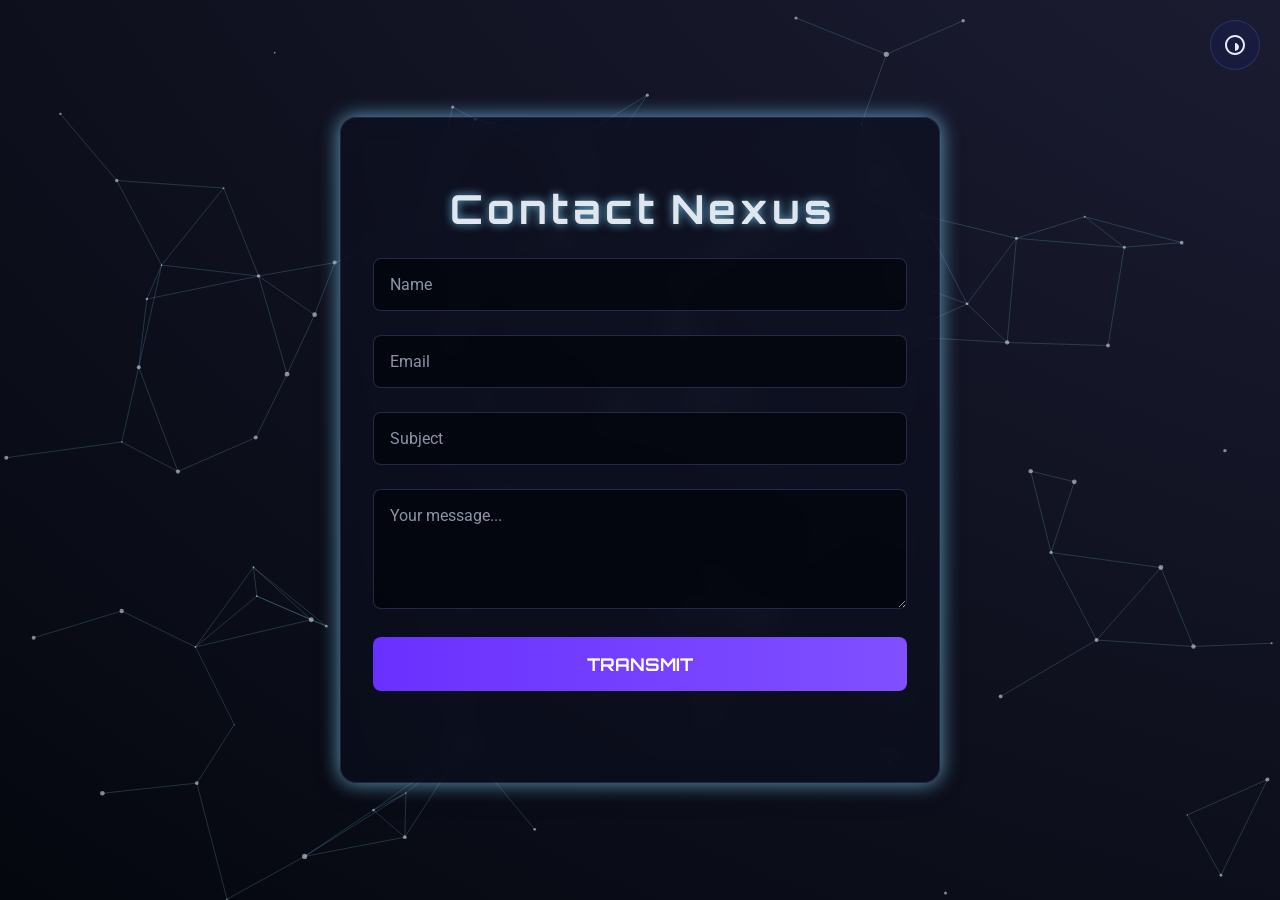
<file: contact/index.html>
<!DOCTYPE html>
<html lang="en">
<head>
    <meta charset="UTF-8">
    <meta name="viewport" content="width=device-width, initial-scale=1.0">
    <title>Contact Nexus</title>
    
    <script>
        (function() {
            const savedTheme = localStorage.getItem('theme') || 'theme-lucid-blue';
            document.documentElement.classList.add(savedTheme);
        })();
    </script>

    <link rel="preconnect" href="https://fonts.googleapis.com/">
    <link rel="preconnect" href="https://fonts.gstatic.com/" crossorigin>
    <link href="https://fonts.googleapis.com/css2?family=Orbitron:wght@400;700&amp;family=Roboto:wght@300;400&amp;family=Share+Tech+Mono&amp;display=swap" rel="stylesheet">
    <link rel="stylesheet" href="../static/css/contact-style.css">
</head>
<body>

    <div class="theme-selector-container">
        <button class="theme-toggle" id="theme-toggle-btn" aria-label="Open theme selector" aria-expanded="false">
            <svg class="icon-theme" xmlns="http://www.w3.org/2000/svg" viewBox="0 0 24 24" fill="currentColor">
                <path d="M12 22C6.47715 22 2 17.5228 2 12C2 6.47715 6.47715 2 12 2C17.5228 2 22 6.47715 22 12C22 17.5228 17.5228 22 12 22ZM12 20C16.4183 20 20 16.4183 20 12C20 7.58172 16.4183 4 12 4C7.58172 4 4 7.58172 4 12C4 16.4183 7.58172 20 12 20ZM12 18C13.0609 18 14.0783 17.5786 14.8284 16.8284C15.5786 16.0783 16 15.0609 16 14C16 11.7909 14.2091 10 12 10V18Z"></path>
            </svg>
        </button>
        <div class="theme-options" id="theme-options-menu" role="menu">
            <button class="theme-option-btn" role="menuitem" data-theme="theme-lucid-blue">
                <span class="theme-swatch" style="background: linear-gradient(to bottom, #ffffff, #bbdefb);"></span>
                Lucid Blue
            </button>
            <button class="theme-option-btn" role="menuitem" data-theme="theme-metallic-sky">
                <span class="theme-swatch" style="background-color: #111827;"></span>
                Metallic Sky
            </button>
        </div>
    </div>

    <div id="contact-nexus">
        <canvas id="constellation-canvas"></canvas>
        
        <main class="section-container">
            <div class="contact-form-container glass-panel">
                <h2>Contact Nexus</h2>
                <form id="contact-form">
                    <div class="form-group">
                        <input type="text" id="name" name="name" class="form-input" placeholder="Name" required aria-label="Full Name">
                    </div>
                    <div class="form-group">
                        <input type="email" id="email" name="email" class="form-input" placeholder="Email" required aria-label="Email Address">
                    </div>
                    <div class="form-group">
                        <input type="text" id="subject" name="subject" class="form-input" placeholder="Subject" required aria-label="Subject">
                    </div>
                    <div class="form-group">
                        <textarea id="message" name="message" class="form-input" placeholder="Your message..." required aria-label="Message"></textarea>
                    </div>
                    <button type="submit" class="submit-btn">Transmit</button>
                    <p id="form-success-message">Response Submitted Successfully</p>
                </form>
            </div>
        </main>
    </div>

    <script src="../static/js/contact-script.js"></script>
</body>
</html>
</file>
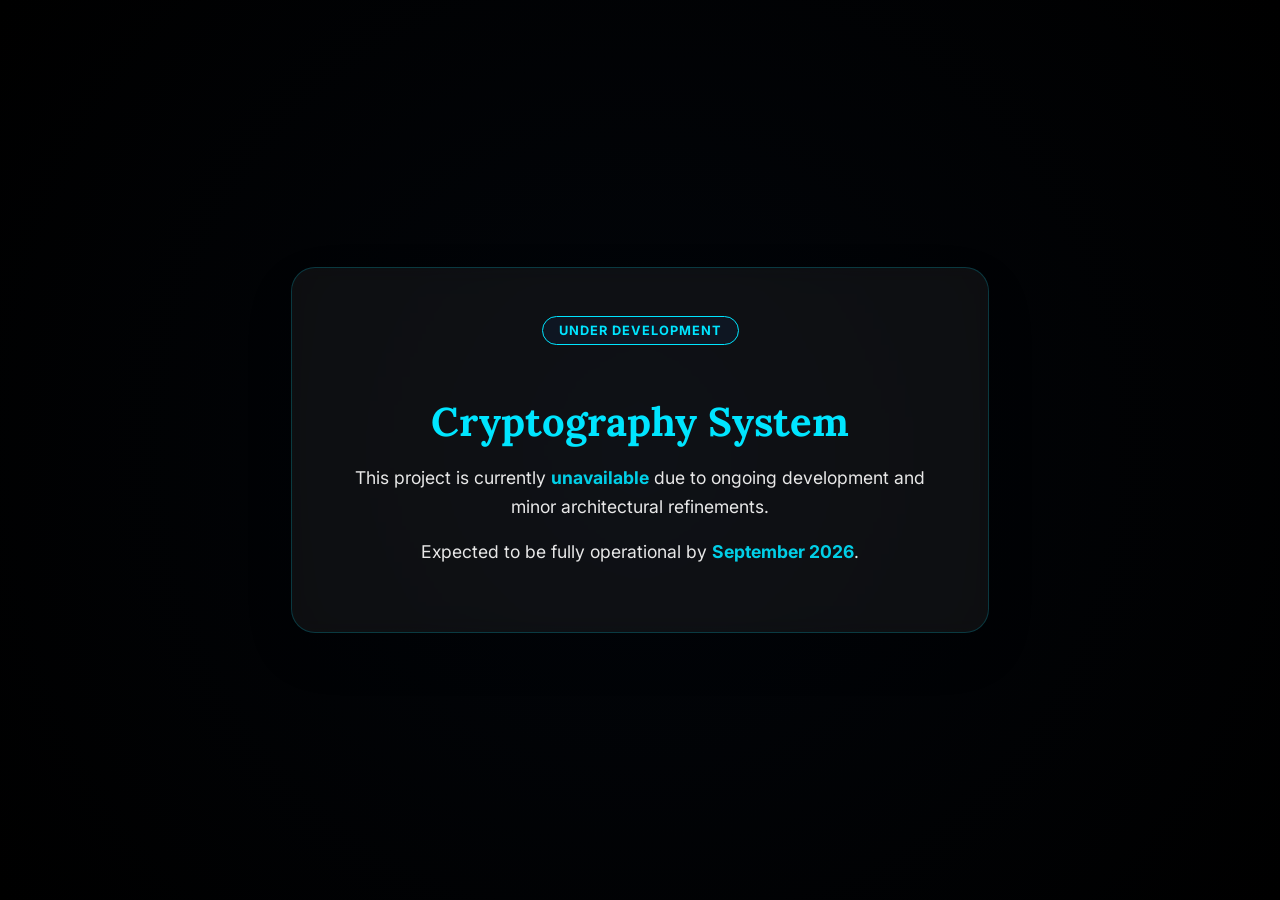
<file: static/cryptography/index.html>
<!DOCTYPE html>
<html lang="en">

<!-- Mirrored from 127.0.0.1:8000/static/cryptography/index.html by HTTrack Website Copier/3.x [XR&CO'2014], Tue, 17 Mar 2026 04:06:04 GMT -->
<head>
    <meta charset="UTF-8">
    <meta name="viewport" content="width=device-width, initial-scale=1.0">
    <title>Project Status | Cryptography System</title>
    
    <script>
        (function() {
            const savedTheme = localStorage.getItem('theme') || 'theme-lucid-blue';
            document.documentElement.classList.add(savedTheme);
        })();
    </script>

    <link rel="preconnect" href="https://fonts.googleapis.com/">
    <link rel="preconnect" href="https://fonts.gstatic.com/" crossorigin>
    <link href="https://fonts.googleapis.com/css2?family=Inter:wght@400;700&amp;family=Lora:wght@700&amp;display=swap" rel="stylesheet">
    
    <style>
        :root {
            --bg-gradient: linear-gradient(to bottom, #ffffff 0%, #bbdefb 100%);
            --text-main: #212121;
            --accent: #0d47a1;
            --card-bg: rgba(255, 255, 255, 0.6);
            --card-border: rgba(0, 0, 0, 0.1);
        }

        .theme-metallic-sky {
            --bg-gradient: radial-gradient(circle at center, #02050a 0%, #000000 100%);
            --text-main: #ffffff;
            --accent: #00e5ff;
            --card-bg: rgba(255, 255, 255, 0.05);
            --card-border: rgba(0, 229, 255, 0.2);
        }

        body {
            margin: 0;
            padding: 0;
            display: flex;
            justify-content: center;
            align-items: center;
            min-height: 100vh;
            background: var(--bg-gradient);
            color: var(--text-main);
            font-family: 'Inter', sans-serif;
            transition: background 0.4s ease;
            overflow: hidden;
        }

        .status-container {
            text-align: center;
            padding: 3rem;
            max-width: 600px;
            background: var(--card-bg);
            backdrop-filter: blur(10px);
            border: 1px solid var(--card-border);
            border-radius: 24px;
            box-shadow: 0 20px 50px rgba(0,0,0,0.1);
            margin: 20px;
            animation: slideUp 0.8s ease-out;
        }

        @keyframes slideUp {
            from { opacity: 0; transform: translateY(30px); }
            to { opacity: 1; transform: translateY(0); }
        }

        h1 {
            font-family: 'Lora', serif;
            font-size: 2.5rem;
            margin-bottom: 1rem;
            color: var(--accent);
        }

        .status-badge {
            display: inline-block;
            padding: 6px 16px;
            border-radius: 50px;
            background: rgba(13, 71, 161, 0.1);
            color: var(--accent);
            font-weight: 700;
            font-size: 0.8rem;
            text-transform: uppercase;
            letter-spacing: 1px;
            margin-bottom: 1.5rem;
            border: 1px solid var(--accent);
        }

        p {
            font-size: 1.1rem;
            line-height: 1.6;
            opacity: 0.9;
        }

        .date-highlight {
            font-weight: 700;
            color: var(--accent);
        }

        .action-buttons {
            margin-top: 2rem;
            display: none; /* Managed by Heartbeat JS */
            justify-content: center;
        }

        .back-link {
            display: inline-block;
            text-decoration: none;
            color: var(--text-main);
            font-weight: 700;
            text-transform: uppercase;
            font-size: 0.9rem;
            letter-spacing: 1px;
            border-bottom: 2px solid var(--accent);
            padding-bottom: 4px;
            transition: all 0.3s ease;
            cursor: pointer;
        }

        .back-link:hover {
            letter-spacing: 2px;
            text-shadow: 0 0 8px var(--accent);
        }
    </style>
</head>
<body>

    <div class="status-container">
        <div class="status-badge">Under Development</div>
        <h1>Cryptography System</h1>
        <p>
            This project is currently <span class="date-highlight">unavailable</span> due to ongoing development and minor architectural refinements.
        </p>
        <p>
            Expected to be fully operational by <span class="date-highlight">September 2026</span>.
        </p>
        
        <div class="action-buttons">
            <a href="javascript:void(0)" id="back-to-portfolio" class="back-link">← Return to Portfolio</a>
        </div>
    </div>

    <script>
        document.addEventListener('DOMContentLoaded', () => {
            const backBtnContainer = document.querySelector('.action-buttons');
            const syncChannel = new BroadcastChannel('portfolio_sync');
            let lastHeartbeat = Date.now();

            // 1. Monitor Heartbeats from the main tab
            syncChannel.onmessage = (event) => {
                if (event.data === 'PORTFOLIO_IS_OPEN') {
                    lastHeartbeat = Date.now();
                    if (backBtnContainer) backBtnContainer.style.display = 'none';
                }
            };

            // 2. Request initial status
            syncChannel.postMessage('ARE_YOU_OPEN');

            // 3. Smart Visibility Toggle
            setInterval(() => {
                if (Date.now() - lastHeartbeat > 2000) {
                    if (backBtnContainer) {
                        backBtnContainer.style.display = 'flex';
                        const backLink = document.getElementById('back-to-portfolio');
                        if (backLink) backLink.setAttribute('href', '../../index.html');
                    }
                }
            }, 1000);

            // 4. Focus Request Handler for the button
            const backLink = document.getElementById('back-to-portfolio');
            if (backLink) {
                backLink.addEventListener('click', (e) => {
                    // If we've detected the heartbeat recently, request focus instead of redirect
                    if (Date.now() - lastHeartbeat < 2000) {
                        e.preventDefault();
                        syncChannel.postMessage('REQUEST_FOCUS');
                    }
                });
            }
        });
    </script>
</body>

<!-- Mirrored from 127.0.0.1:8000/static/cryptography/index.html by HTTrack Website Copier/3.x [XR&CO'2014], Tue, 17 Mar 2026 04:06:04 GMT -->
</html>
</file>
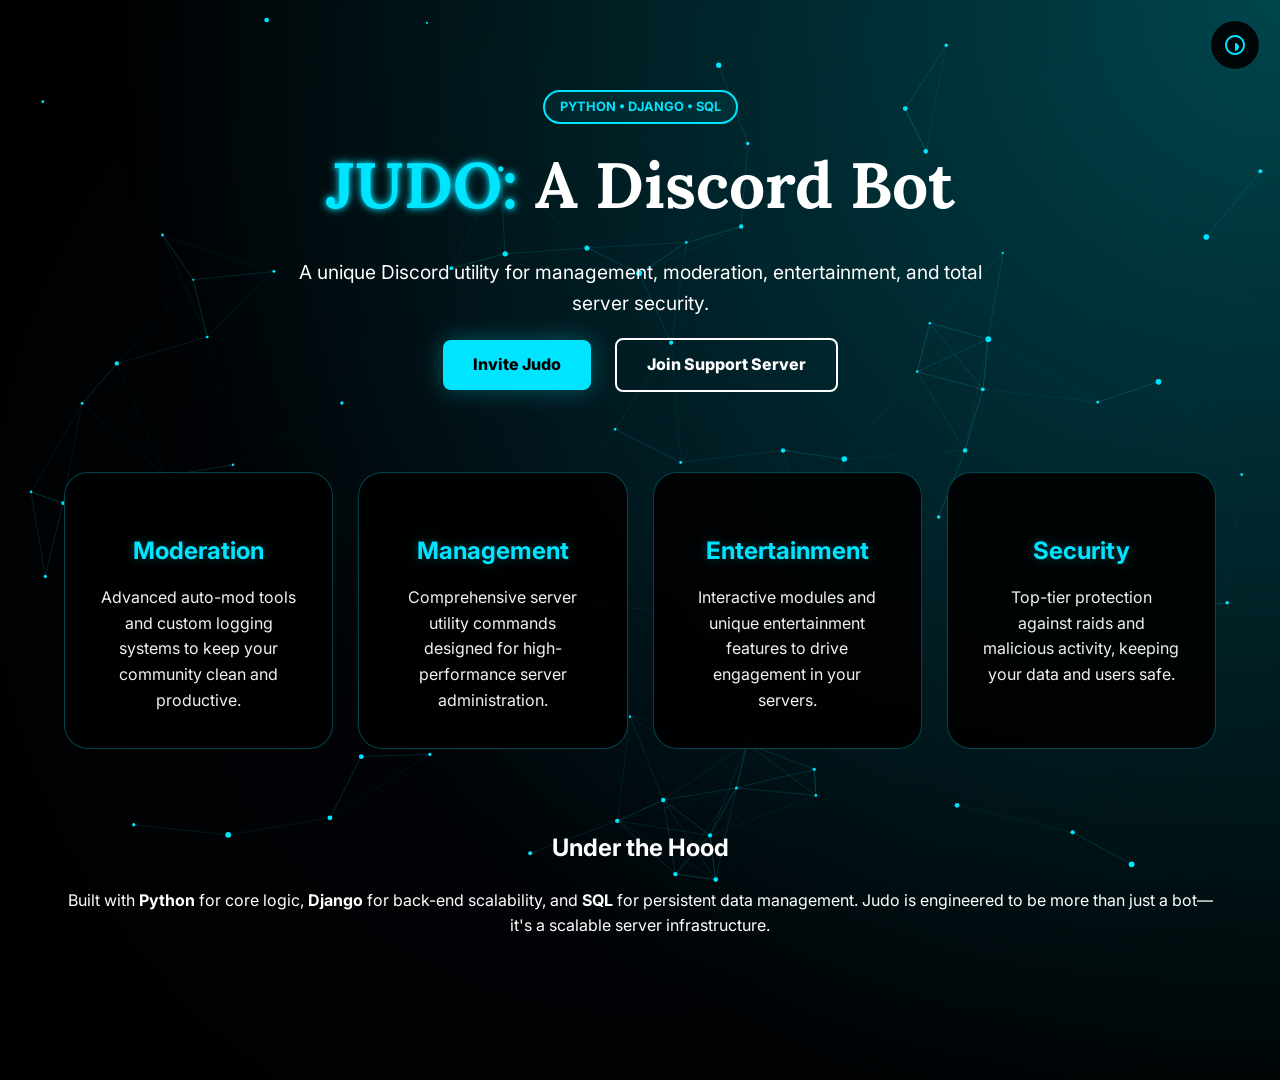
<file: static/judo/index.html>
<!DOCTYPE html>
<html lang="en">
<head>
    <meta charset="UTF-8">
    <meta name="viewport" content="width=device-width, initial-scale=1.0">
    <title>Judo Bot | Project Showcase</title>
    
    <script>
        (function() {
            const savedTheme = localStorage.getItem('theme') || 'theme-lucid-blue';
            document.documentElement.classList.add(savedTheme);
        })();
    </script>

    <link rel="preconnect" href="https://fonts.googleapis.com/">
    <link rel="preconnect" href="https://fonts.gstatic.com/" crossorigin>
    <link href="https://fonts.googleapis.com/css2?family=Inter:wght@400;700&amp;family=Lora:wght@700&amp;display=swap" rel="stylesheet">
    <link rel="stylesheet" href="/static/judo/style.css" />
    <style>
        /* Ensures the background canvas stays behind the content */
        #judo-background-canvas {
            position: fixed;
            top: 0;
            left: 0;
            width: 100%;
            height: 100%;
            z-index: -1;
            pointer-events: none;
        }
    </style>
</head>
<body class="judo-page">

    <canvas id="judo-background-canvas"></canvas>

    <div class="theme-selector-container">
        <button class="theme-toggle" id="theme-toggle-btn" aria-label="Open theme selector" aria-expanded="false">
            <svg class="icon-theme" xmlns="http://www.w3.org/2000/svg" viewBox="0 0 24 24" fill="currentColor">
                <path d="M12 22C6.47715 22 2 17.5228 2 12C2 6.47715 6.47715 2 12 2C17.5228 2 22 6.47715 22 12C22 17.5228 17.5228 22 12 22ZM12 20C16.4183 20 20 16.4183 20 12C20 7.58172 16.4183 4 12 4C7.58172 4 4 7.58172 4 12C4 16.4183 7.58172 20 12 20ZM12 18C13.0609 18 14.0783 17.5786 14.8284 16.8284C15.5786 16.0783 16 15.0609 16 14C16 11.7909 14.2091 10 12 10V18Z"></path>
            </svg>
        </button>
        <div class="theme-options" id="theme-options-menu" role="menu">
    <button class="theme-option-btn" role="menuitem" data-theme="theme-lucid-blue">
        <span class="theme-swatch" style="background: linear-gradient(to bottom, #ffffff, #bbdefb);"></span>
        Lucid Blue
    </button>
    <button class="theme-option-btn" role="menuitem" data-theme="theme-metallic-sky">
        <span class="theme-swatch" style="background-color: #111827;"></span>
        Metallic Sky
    </button>
</div>
    </div>

    <div id="judo-hero">
        <div class="judo-container">
            <header class="judo-header">
                <div class="judo-badge">PYTHON • DJANGO • SQL</div>
                <h1>
                    <span class="judo-title-main">JUDO:</span> 
                    <span class="judo-title-sub">A Discord Bot</span>
                </h1>   
                <p class="judo-subtitle">A unique Discord utility for management, moderation, entertainment, and total server security.</p>
                
                <div class="judo-actions">
                    <a href="https://discord.com/oauth2/authorize?client_id=1399230366039937104&amp;permissions=8&amp;integration_type=0&amp;scope=bot" class="judo-btn primary" target="_blank">Invite Judo</a>
                    <a href="https://discord.com/invite/3xuEjk8ybQ" class="judo-btn secondary" target="_blank" rel="noopener noreferrer">Join Support Server</a>
                </div>
            </header>

            <section class="judo-features">
                <div class="feature-grid">
                    <div class="feature-box">
                        <h3>Moderation</h3>
                        <p>Advanced auto-mod tools and custom logging systems to keep your community clean and productive.</p>
                    </div>
                    <div class="feature-box">
                        <h3>Management</h3>
                        <p>Comprehensive server utility commands designed for high-performance server administration.</p>
                    </div>
                    <div class="feature-box">
                        <h3>Entertainment</h3>
                        <p>Interactive modules and unique entertainment features to drive engagement in your servers.</p>
                    </div>
                    <div class="feature-box">
                        <h3>Security</h3>
                        <p>Top-tier protection against raids and malicious activity, keeping your data and users safe.</p>
                    </div>
                </div>
            </section>

            <section class="judo-tech-stack">
                <h2 class="section-title">Under the Hood</h2>
                <p class="bio-text">
                    Built with <strong>Python</strong> for core logic, <strong>Django</strong> for back-end scalability, and <strong>SQL</strong> for persistent data management. Judo is engineered to be more than just a bot—it's a scalable server infrastructure.
                </p>
                <div class="action-buttons">
                    <a href="javascript:void(0)" id="back-to-portfolio" class="back-home-btn">← Back to Portfolio</a>
                </div>
            </section>
        </div>
    </div>

    <script>
        document.addEventListener('DOMContentLoaded', () => {
            const themeToggleButton = document.getElementById('theme-toggle-btn');
            const themeOptionsMenu = document.getElementById('theme-options-menu');
            const themeOptionButtons = document.querySelectorAll('.theme-option-btn');
            
            // --- SMART TAB & HEARTBEAT LOGIC ---
            const backBtnContainer = document.querySelector('.action-buttons');
            const syncChannel = new BroadcastChannel('portfolio_sync');
            let lastHeartbeat = Date.now();

            // 1. Initially hide the button for a cleaner UX
            if (backBtnContainer) backBtnContainer.style.display = 'none';

            // 2. Listen for messages from the main Portfolio tab
            syncChannel.onmessage = (event) => {
                if (event.data === 'PORTFOLIO_IS_OPEN') {
                    lastHeartbeat = Date.now();
                    // If main tab exists, hide this button
                    if (backBtnContainer) backBtnContainer.style.display = 'none';
                }
            };

            // 3. Monitor heartbeat: if main tab is closed, show button after 2 seconds
            setInterval(() => {
                if (Date.now() - lastHeartbeat > 2000) {
                    if (backBtnContainer) {
                        backBtnContainer.style.display = 'flex';
                        // Ensure the link leads to the root portfolio path
                        const backLink = document.getElementById('back-to-portfolio');
                        if (backLink) backLink.setAttribute('href', '../../index.html');
                    }
                }
            }, 1000);

            // 4. Initial shout-out to see if main tab is already there
            syncChannel.postMessage('ARE_YOU_OPEN');

            // --- Constellation Canvas Background Logic ---
            const canvas = document.getElementById('judo-background-canvas');
            const ctx = canvas.getContext('2d');
            let particles = [];
            let animationFrameId;

            const getThemeColor = (variable) => getComputedStyle(document.body).getPropertyValue(variable).trim();

            class Particle {
                constructor(x, y, size, color) {
                    this.x = x; this.y = y; this.size = size; this.color = color;
                    this.vx = (Math.random() - 0.5) * 0.5;
                    this.vy = (Math.random() - 0.5) * 0.5;
                }
                draw() {
                    ctx.beginPath();
                    ctx.arc(this.x, this.y, this.size, 0, Math.PI * 2);
                    ctx.fillStyle = this.color;
                    ctx.fill();
                }
                update() {
                    this.x += this.vx; this.y += this.vy;
                    if (this.x < 0 || this.x > canvas.width) this.vx *= -1;
                    if (this.y < 0 || this.y > canvas.height) this.vy *= -1;
                    this.draw();
                }
            }

            function initCanvas() {
                canvas.width = window.innerWidth;
                canvas.height = window.innerHeight;
                particles = [];
                const particleColor = getThemeColor('--judo-accent');
                const numberOfParticles = (canvas.width * canvas.height) / 15000;
                for (let i = 0; i < numberOfParticles; i++) {
                    const size = Math.random() * 2 + 1;
                    const x = Math.random() * canvas.width;
                    const y = Math.random() * canvas.height;
                    particles.push(new Particle(x, y, size, particleColor));
                }
            }

            function connectParticles() {
                const lineColor = getThemeColor('--judo-glow');
                for (let a = 0; a < particles.length; a++) {
                    for (let b = a + 1; b < particles.length; b++) {
                        const dx = particles[a].x - particles[b].x;
                        const dy = particles[a].y - particles[b].y;
                        const distance = Math.sqrt(dx * dx + dy * dy);
                        if (distance < 150) {
                            ctx.strokeStyle = lineColor;
                            ctx.lineWidth = 1 - (distance / 150);
                            ctx.beginPath();
                            ctx.moveTo(particles[a].x, particles[a].y);
                            ctx.lineTo(particles[b].x, particles[b].y);
                            ctx.stroke();
                        }
                    }
                }
            }

            function animate() {
                ctx.clearRect(0, 0, canvas.width, canvas.height);
                connectParticles();
                particles.forEach(p => p.update());
                animationFrameId = requestAnimationFrame(animate);
            }

            function startAnimation() {
                if (animationFrameId) cancelAnimationFrame(animationFrameId);
                initCanvas();
                animate();
            }

            // --- Theme Switcher Logic ---
            function applyTheme(themeName) {
                document.body.classList.remove('theme-lucid-blue', 'theme-metallic-sky');
                document.documentElement.classList.remove('theme-lucid-blue', 'theme-metallic-sky');
                document.body.classList.add(themeName);
                document.documentElement.classList.add(themeName);
                localStorage.setItem('theme', themeName);
                setTimeout(startAnimation, 100);
            }

            themeToggleButton.addEventListener('click', (e) => {
                e.stopPropagation();
                const isVisible = themeOptionsMenu.classList.contains('visible');
                themeOptionsMenu.classList.toggle('visible');
                themeToggleButton.setAttribute('aria-expanded', !isVisible);
            });

            themeOptionButtons.forEach(button => {
                button.addEventListener('click', () => {
                    const selectedTheme = button.dataset.theme;
                    applyTheme(selectedTheme);
                    themeOptionsMenu.classList.remove('visible');
                    themeToggleButton.setAttribute('aria-expanded', 'false');
                });
            });

            window.addEventListener('click', () => {
                themeOptionsMenu.classList.remove('visible');
                themeToggleButton.setAttribute('aria-expanded', 'false');
            });

            window.addEventListener('resize', startAnimation);

            const savedTheme = localStorage.getItem('theme') || 'theme-lucid-blue';
            applyTheme(savedTheme);
            startAnimation();
        });
    </script>
</body>

</html>
</file>
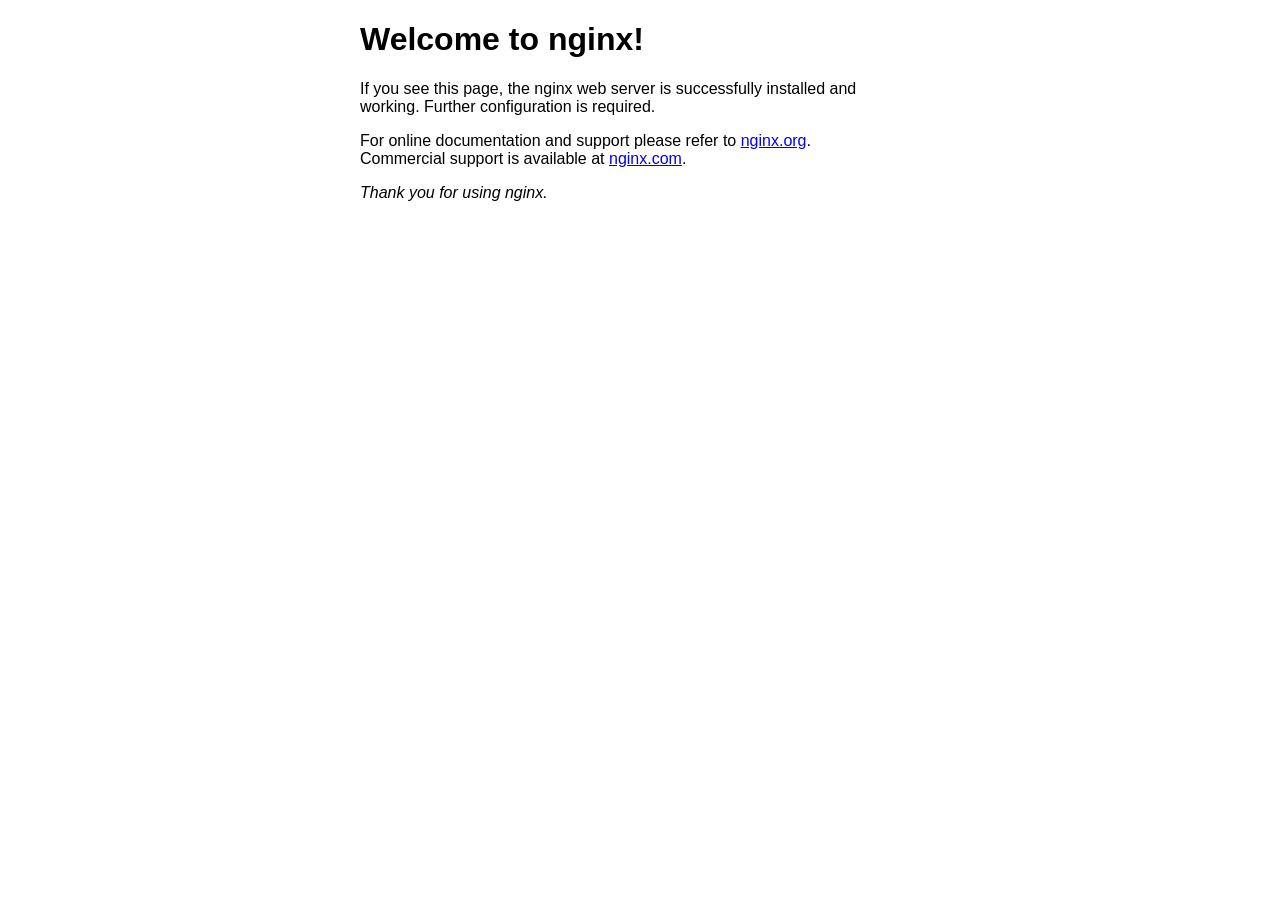
<file: index.nginx-debian.html>
<!DOCTYPE html>
<html>
<head>
<title>Welcome to nginx!</title>
<style>
html { color-scheme: light dark; }
body { width: 35em; margin: 0 auto;
font-family: Tahoma, Verdana, Arial, sans-serif; }
</style>
</head>
<body>
<h1>Welcome to nginx!</h1>
<p>If you see this page, the nginx web server is successfully installed and
working. Further configuration is required.</p>

<p>For online documentation and support please refer to
<a href="http://nginx.org/">nginx.org</a>.<br/>
Commercial support is available at
<a href="http://nginx.com/">nginx.com</a>.</p>

<p><em>Thank you for using nginx.</em></p>
</body>
</html>
</file>
<file: static/css/contact-style.css>
:root {
  /* -- LUCID BLUE (LIGHT THEME) DEFAULTS -- */
  --ease-out-cubic: cubic-bezier(0.215, 0.610, 0.355, 1);
  --ease-in-out-quad: cubic-bezier(0.455, 0.030, 0.515, 0.955);
  --bg-primary: #f5f7ff;
  --bg-gradient: radial-gradient(at top center, hsla(210, 100%, 90%, 0.4), transparent 50%),
               linear-gradient(160deg, hsla(270, 80%, 95%, 0.8) 0%, hsla(220, 90%, 95%, 0.8) 100%);
  --text-primary: #212121;
  --text-secondary: #5a5c7a;
  --glow-color: rgba(25, 118, 210, 0.5);
  --panel-bg: rgba(255, 255, 255, 0.6);
  --panel-border: rgba(200, 200, 255, 0.5);
  --input-bg: rgba(245, 247, 255, 0.9);
  --input-border: rgba(200, 200, 255, 0.7);
  --input-focus-border: #1976d2;
  --button-bg: linear-gradient(90deg, #1976d2, #0165FC);
  --button-hover-bg: linear-gradient(90deg, #0165FC, #1976d2);
  --particle-color: rgba(0, 0, 0, 0.5);
  --line-color: rgba(25, 118, 210, 0.25);
  /* Variables for the theme switcher */
  --color-tertiary: #ffffff;
  --color-card-bg: rgba(255, 255, 255, 0.5);
  --color-card-border: rgba(0, 0, 0, 0.1);
  --color-text-accent: #0d47a1;
}

body.theme-metallic-sky {
  /* -- METALLIC SKY (DARK THEME) OVERRIDES -- */
  --bg-primary: #02040a;
  --bg-gradient: radial-gradient(ellipse 80% 80% at 50% -20%, rgba(120, 119, 198, 0.3), rgba(255, 255, 255, 0));
  --text-primary: #e0e6f0;
  --text-secondary: #8a94a6;
  --glow-color: rgba(129, 212, 250, 0.8);
  --panel-bg: rgba(10, 15, 30, 0.5);
  --panel-border: rgba(120, 119, 198, 0.2);
  --input-bg: rgba(2, 4, 10, 0.7);
  --input-border: rgba(120, 119, 198, 0.3);
  --input-focus-border: #81d4fa;
  --button-bg: linear-gradient(90deg, #6a30ff, #8050ff);
  --button-hover-bg: linear-gradient(90deg, #8050ff, #6a30ff);
  --particle-color: rgba(255, 255, 255, 0.5);
  --line-color: rgba(129, 212, 250, 0.4);
  /* Variables for the theme switcher */
  --color-tertiary: #000000;
  --color-card-bg: rgba(26, 35, 126, 0.2);
  --color-card-border: rgba(92, 107, 192, 0.3);
  --color-text-accent: #e8eaf6;
}


/* --- Base Styles --- */
*, *::before, *::after { box-sizing: border-box; }

body {
    margin: 0;
    font-family: 'Roboto', sans-serif;
    background-color: var(--bg-primary);
    color: var(--text-primary);
    background-image: var(--bg-gradient);
    background-attachment: fixed;
    overflow-x: hidden;
    transition: background-color 0.5s ease, color 0.5s ease;
    background-size: 300% 300%;
    animation: animated-gradient 20s ease infinite;
}

#contact-nexus {
    perspective: 1500px;
}

#constellation-canvas {
    position: fixed;
    top: 0;
    left: 0;
    width: 100%;
    height: 100%;
    z-index: -1;
}

.glass-panel {
    background: var(--panel-bg);
    backdrop-filter: blur(12px);
    -webkit-backdrop-filter: blur(12px);
    border: 1px solid var(--panel-border);
    border-radius: 1rem;
    box-shadow: 0 8px 32px 0 rgba(0, 0, 0, 0.1), 0 0 20px var(--glow-color);
    transition: background 0.5s ease, border 0.5s ease, box-shadow 0.5s ease;
}

/* --- Animations --- */
@keyframes animated-gradient {
    0% { background-position: 0% 50%; }
    50% { background-position: 100% 50%; }
    100% { background-position: 0% 50%; }
}

@keyframes slide-fade-in {
    from { opacity: 0; transform: translateY(30px); }
    to { opacity: 1; transform: translateY(0); }
}

@keyframes container-enter {
    from {
        opacity: 0;
        transform: rotateX(-20deg) translateY(50px) scale(0.95);
    }
    to {
        opacity: 1;
        transform: rotateX(0) translateY(0) scale(1);
    }
}

@keyframes text-flicker-in-glow {
    0% { opacity: 0; text-shadow: none; }
    10% { opacity: 1; text-shadow: 0 0 10px var(--glow-color); }
    20% { opacity: 0.5; text-shadow: 0 0 5px var(--glow-color); }
    30% { opacity: 1; text-shadow: 0 0 20px var(--glow-color), 0 0 10px var(--glow-color); }
    40% { opacity: 0.3; text-shadow: none; }
    50% { opacity: 1; text-shadow: 0 0 15px var(--glow-color); }
    60% { opacity: 0.4; text-shadow: none; }
    70% { opacity: 1; text-shadow: 0 0 20px var(--glow-color); }
    80% { opacity: 0.5; text-shadow: 0 0 5px var(--glow-color); }
    90% { opacity: 1; text-shadow: 0 0 10px var(--glow-color); }
    100% { opacity: 1; text-shadow: 0 0 10px var(--glow-color); }
}

@keyframes border-glow {
    0% { box-shadow: 0 0 20px var(--glow-color), inset 0 0 10px var(--glow-color); }
    50% { box-shadow: 0 0 40px var(--glow-color), inset 0 0 20px var(--glow-color); }
    100% { box-shadow: 0 0 20px var(--glow-color), inset 0 0 10px var(--glow-color); }
}

.ripple {
    position: absolute;
    border-radius: 50%;
    background: rgba(255, 255, 255, 0.3);
    transform: scale(0);
    animation: ripple-effect 0.6s linear;
    pointer-events: none;
}

@keyframes ripple-effect {
    to { transform: scale(4); opacity: 0; }
}

@keyframes wipe-in {
    to {
        clip-path: inset(0 0 0 0);
    }
}

@keyframes shine-effect {
    0% { background-position: 200% center; }
    100% { background-position: -200% center; }
}

/* --- Layout & Components --- */
.section-container {
    min-height: 100vh;
    display: flex;
    flex-direction: column;
    align-items: center;
    justify-content: center;
    gap: 2rem;
    padding: 2rem;
}

.contact-form-container {
    width: 100%;
    max-width: 600px;
    padding: 2rem;
    animation: container-enter 1s var(--ease-out-cubic) 0.2s backwards;
    position: relative;
    z-index: 1;
}

.contact-form-container h2 {
    font-family: 'Orbitron', sans-serif;
    text-align: center;
    font-size: 2.5rem;
    margin-bottom: 1.5rem;
    color: var(--text-primary);
    text-shadow: 0 0 10px var(--glow-color);
    min-height: 48px;
}

.contact-form-container h2 .letter {
    display: inline-block;
    opacity: 0;
    animation: text-flicker-in-glow 1.5s var(--ease-out-cubic) forwards;
    padding: 0 2px;
}

.form-group {
    margin-bottom: 1.5rem;
    opacity: 0;
    animation: slide-fade-in 0.8s var(--ease-out-cubic) forwards;
}
.form-group:nth-child(1) { animation-delay: 0.8s; }
.form-group:nth-child(2) { animation-delay: 0.9s; }
.form-group:nth-child(3) { animation-delay: 1.0s; }
.form-group:nth-child(4) { animation-delay: 1.1s; }

.form-input {
    width: 100%;
    padding: 1rem;
    background: var(--input-bg);
    border: 1px solid var(--input-border);
    border-radius: 0.5rem;
    color: var(--text-primary);
    font-family: 'Roboto', sans-serif;
    font-size: 1rem;
    transition: border-color 0.3s ease, box-shadow 0.3s ease;
}
.form-input:focus {
    outline: none;
    border-color: var(--input-focus-border);
    box-shadow: 0 0 15px var(--glow-color);
    animation: border-glow 2s infinite;
}
.form-input::placeholder { color: var(--text-secondary); }
textarea.form-input { min-height: 120px; resize: vertical; }

.submit-btn {
    width: 100%;
    padding: 1rem;
    border: none;
    border-radius: 0.5rem;
    background: var(--button-bg);
    color: white;
    font-family: 'Orbitron', sans-serif;
    font-size: 1.1rem;
    font-weight: 700;
    text-transform: uppercase;
    cursor: pointer;
    transition: transform 0.3s ease, box-shadow 0.3s ease, opacity 0.3s ease, visibility 0.3s;
    position: relative;
    overflow: hidden;
    opacity: 1;
    animation: slide-fade-in 0.8s var(--ease-out-cubic) 1.2s forwards;
}

.submit-btn:hover {
    transform: translateY(-3px);
    box-shadow: 0 10px 20px rgba(0,0,0,0.2), 0 0 20px var(--glow-color);
}

body.theme-metallic-sky .submit-btn:hover {
    background: var(--button-hover-bg);
}


#form-success-message {
    font-family: 'Orbitron', sans-serif;
    font-size: 1.2rem;
    font-weight: 700;
    margin-top: 1rem;
    background: linear-gradient(90deg, var(--input-focus-border), #333, var(--input-focus-border));
    background-size: 200% 200%;
    color: transparent;
    background-clip: text;
    -webkit-background-clip: text;
    opacity: 0;
    visibility: hidden;
    clip-path: inset(0 100% 0 0);
    transition: opacity 0.5s ease, visibility 0.5s;
}

#form-success-message.visible {
    opacity: 1;
    visibility: visible;
    animation: wipe-in 0.8s var(--ease-out-cubic) forwards, shine-effect 2s linear infinite 0.8s;
}

body.theme-metallic-sky #form-success-message {
    background: linear-gradient(90deg, var(--input-focus-border), #fff, var(--input-focus-border));
    background-size: 200% 200%;
}

/* --- THEME SWITCHER STYLES (Copied from main page) --- */
.theme-selector-container {
    position: fixed;
    top: 20px;
    right: 20px;
    z-index: 1000;
}
.theme-toggle {
    background-color: var(--color-card-bg);
    border: 1px solid var(--color-card-border);
    width: 50px;
    height: 50px;
    border-radius: 50%;
    display: flex;
    justify-content: center;
    align-items: center;
    cursor: pointer;
    backdrop-filter: blur(5px);
    position: relative;
    z-index: 2;
    transition: transform 0.2s ease;
}
.theme-toggle:hover {
    transform: scale(1.1);
}
.theme-toggle svg {
    width: 24px;
    height: 24px;
    fill: var(--color-text-accent);
}
.theme-options {
    position: absolute;
    top: 60px;
    right: 0;
    width: 220px;
    background-color: var(--color-card-bg);
    border: 1px solid var(--color-card-border);
    border-radius: 12px;
    padding: 0.5rem;
    backdrop-filter: blur(10px);
    opacity: 0;
    transform: translateY(-10px) scale(0.95);
    pointer-events: none;
    transition: opacity 0.2s ease, transform 0.2s ease;
    z-index: 1;
    display: flex;
    flex-direction: column;
    gap: 0.25rem;
}
.theme-options.visible {
    opacity: 1;
    transform: translateY(0) scale(1);
    pointer-events: auto;
}
.theme-option-btn {
    background-color: transparent;
    border: none;
    color: var(--text-primary);
    padding: 0.75rem 1rem;
    border-radius: 8px;
    cursor: pointer;
    font-family: 'Inter', sans-serif;
    font-size: 1rem;
    text-align: left;
    display: flex;
    align-items: center;
    gap: 0.75rem;
    width: 100%;
    transition: background-color 0.2s ease;
}
.theme-option-btn:hover {
    background-color: rgba(0, 0, 0, 0.1);
}
body.theme-metallic-sky .theme-option-btn:hover {
    background-color: rgba(255, 255, 255, 0.1);
}
.theme-swatch {
    width: 20px;
    height: 20px;
    border-radius: 50%;
    border: 2px solid var(--color-card-border);
    flex-shrink: 0;
}


/* --- Media Queries --- */
@media (prefers-reduced-motion: reduce) {
    *, *::before, *::after {
        animation-duration: 0.01ms !important;
        animation-iteration-count: 1 !important;
        transition-duration: 0.01ms !important;
        scroll-behavior: auto !important;
    }
}
@media (max-width: 768px) {
    .section-container {
        padding: 1rem;
    }
    .contact-form-container h2 {
        font-size: 2.2rem;
    }
    .form-input::placeholder {
        font-size: 0.95rem;
    }
}
</file>
<file: static/judo/style.css>
/* ==========================================================================
  THEME VARIABLES (Synchronized with Main Portfolio)
==========================================================================
*/
:root {
    --color-tertiary: #ffffff;
    --color-text-main: #212121;
    --color-text-accent: #0d47a1; 
    --color-card-bg: rgba(255, 255, 255, 0.5);
    --color-card-border: rgba(0, 0, 0, 0.1);
    --bg-gradient: linear-gradient(to bottom, #ffffff 0%, #bbdefb 100%);
    --accent-glow: rgba(25, 118, 210, 0.2);
    
    --judo-accent: var(--color-text-accent);
    --judo-glow: var(--accent-glow);
    
    --font-heading: 'Lora', serif;
    --font-main: 'Inter', sans-serif;
}

body.theme-metallic-sky {
    --color-tertiary: #000000;
    --color-text-main: #ffffff;
    --color-text-accent: #00e5ff; 
    --judo-accent: #00e5ff;
    --bg-gradient: radial-gradient(circle at center, #02050a 0%, #000000 100%); 
    --accent-glow: rgba(0, 229, 255, 0.6); 
    --judo-glow: rgba(0, 229, 255, 0.3);
    --color-card-bg: rgba(0, 0, 0, 0.9);
    --color-card-border: rgba(0, 229, 255, 0.3);
}

/* ==========================================================================
  BASE LAYOUT
==========================================================================
*/
body {
    background: var(--bg-gradient);
    color: var(--color-text-main);
    font-family: var(--font-main);
    margin: 0;
    line-height: 1.6;
    transition: background 0.4s ease, color 0.4s ease;
    min-height: 100vh;
}

#judo-background-canvas {
    position: fixed;
    top: 0;
    left: 0;
    width: 100%;
    height: 100%;
    z-index: -1; 
    pointer-events: none; 
}

#judo-hero {
    min-height: 100vh;
    padding: 10vh 5vw;
    /* Original clean radial glow for PC and Light Theme */
    background: radial-gradient(circle at top right, var(--judo-glow), transparent 70%);
    display: flex;
    justify-content: center;
    position: relative;
    z-index: 1;
}


.judo-container {
    max-width: 1200px; 
    width: 100%;
    text-align: center;
}

/* ==========================================================================
  HEADER & TYPOGRAPHY
==========================================================================
*/
.judo-header h1 {
    font-family: var(--font-heading);
    font-size: 4rem;
    margin: 10px 0;
    color: var(--color-text-main); 
}

.judo-title-main {
    color: var(--judo-accent);
    text-shadow: 0 0 6px var(--judo-glow);
    transition: color 0.4s ease, text-shadow 0.4s ease;
}

body.theme-metallic-sky .judo-title-main {
    text-shadow: 0 0 8px var(--judo-accent), 0 0 4px rgba(0, 229, 255, 0.4);
}

.judo-badge {
    display: inline-block;
    padding: 5px 15px;
    border: 2px solid var(--judo-accent);
    color: var(--judo-accent);
    border-radius: 50px;
    font-size: 0.8rem;
    font-weight: 700;
    background: rgba(0, 229, 255, 0.05);
}

.judo-subtitle {
    font-size: 1.2rem;
    color: var(--color-text-main);
    opacity: 1; 
    max-width: 700px;
    margin: 20px auto;
}

/* ==========================================================================
  ACTION BUTTONS
==========================================================================
*/
.judo-actions {
    margin-bottom: 40px;
}

.judo-btn {
    padding: 12px 30px;
    border-radius: 8px;
    text-decoration: none;
    font-weight: 800;
    transition: all 0.3s ease;
    display: inline-block;
    margin: 0 10px;
}

.judo-btn.primary {
    background-color: var(--judo-accent);
    color: var(--color-tertiary); 
    box-shadow: 0 0 25px var(--judo-glow);
    border: none;
}

body.theme-metallic-sky .judo-btn.primary {
    color: #000000;
}

.judo-btn.secondary {
    border: 2px solid var(--color-text-main);
    color: var(--color-text-main);
    background: transparent;
}

.judo-btn:hover {
    transform: translateY(-5px);
    background-color: var(--color-text-main);
    color: var(--color-tertiary);
    box-shadow: 0 10px 40px var(--judo-glow);
}

/* ==========================================================================
  SMART BACK BUTTON (Centered Logic)
==========================================================================
*/
.action-buttons {
    display: none; /* Managed by Heartbeat JS */
    width: 100%;
    justify-content: center;
    align-items: center;
    margin-top: 60px;
    padding-bottom: 40px;
    animation: fadeInCenter 0.6s ease forwards;
}

.back-home-btn {
    color: var(--judo-accent);
    text-decoration: none;
    font-weight: 700;
    text-transform: uppercase;
    letter-spacing: 1px;
    transition: all 0.3s;
    display: inline-block;
    border-bottom: 2px solid transparent;
    cursor: pointer;
}

.back-home-btn:hover {
    text-shadow: 0 0 10px var(--judo-accent);
    border-bottom: 2px solid var(--judo-accent);
    transform: translateY(-2px);
}

@keyframes fadeInCenter {
    from {
        opacity: 0;
        transform: translateY(15px);
    }
    to {
        opacity: 1;
        transform: translateY(0);
    }
}

/* ==========================================================================
  FEATURE GRID
==========================================================================
*/
.feature-grid {
    display: grid;
    grid-template-columns: repeat(auto-fit, minmax(240px, 1fr));
    gap: 25px;
    margin: 80px auto;
    max-width: 100%; 
    justify-content: center;
}

.feature-box {
    padding: 35px;
    background: var(--color-card-bg);
    backdrop-filter: blur(15px);
    border: 1px solid var(--color-card-border); 
    border-radius: 24px;
    text-align: center; 
    transition: all 0.4s ease;
    display: flex;
    flex-direction: column;
    align-items: center; 
}

.feature-box:hover {
    border-color: var(--judo-accent);
    box-shadow: 0 0 40px var(--judo-glow);
    transform: scale(1.05) translateY(-10px);
}

.feature-box h3 {
    color: var(--judo-accent);
    margin-bottom: 15px;
    width: 100%;
    font-size: 1.5rem;
    text-shadow: 0 0 10px var(--judo-glow);
}

.feature-box p {
    font-size: 1rem;
    color: var(--color-text-main);
    opacity: 0.95;
    margin: 0;
    line-height: 1.6;
}

/* --- THEME SELECTOR UI (Identical to Main Portfolio) --- */
.theme-selector-container {
    position: fixed;
    top: 20px;
    right: 20px;
    z-index: 1000;
}

.theme-toggle {
    background-color: var(--color-card-bg);
    border: 1px solid var(--color-card-border);
    width: 50px;
    height: 50px;
    border-radius: 50%;
    display: flex;
    justify-content: center;
    align-items: center;
    cursor: pointer;
    backdrop-filter: blur(5px);
    position: relative;
    z-index: 2;
    transition: transform 0.2s ease;
}

.theme-toggle:hover {
    transform: scale(1.1);
}

.theme-toggle svg {
    width: 24px;
    height: 24px;
    fill: var(--color-text-accent);
}

.theme-options {
    position: absolute;
    top: 60px;
    right: 0;
    width: 220px;
    background-color: var(--color-card-bg);
    border: 1px solid var(--color-card-border);
    border-radius: 12px;
    padding: 0.5rem;
    backdrop-filter: blur(10px); /* The professional blur from your main page */
    opacity: 0;
    transform: translateY(-10px) scale(0.95); /* The "attractive" entry animation */
    pointer-events: none;
    transition: opacity 0.2s ease, transform 0.2s ease;
    z-index: 1;
    display: flex;
    flex-direction: column;
    gap: 0.25rem;
}

.theme-options.visible {
    opacity: 1;
    transform: translateY(0) scale(1);
    pointer-events: auto;
}

.theme-option-btn {
    background-color: transparent;
    border: none;
    color: var(--color-text-main);
    padding: 0.75rem 1rem;
    border-radius: 8px;
    cursor: pointer;
    font-family: var(--font-family-main);
    font-size: 1rem;
    text-align: left;
    display: flex;
    align-items: center;
    gap: 0.75rem;
    width: 100%;
    transition: background-color 0.2s ease;
}

.theme-option-btn:hover {
    background-color: rgba(0, 0, 0, 0.1);
}

body.theme-metallic-sky .theme-option-btn:hover {
    background-color: rgba(255, 255, 255, 0.1);
}

/* The color swatch logic that makes the main page look superior */
.theme-swatch {
    width: 20px;
    height: 20px;
    border-radius: 50%;
    border: 2px solid var(--color-card-border);
    flex-shrink: 0;
}

/* ==========================================================================
  MOBILE RESPONSIVENESS
==========================================================================
*/
@media (max-width: 768px) {
    #judo-hero {
        padding: 20px 20px 40px 20px;
    }

    /* Main heading and badge logic */
    .judo-header h1 {
        font-size: 1.8rem;
        display: flex;
        flex-direction: column; 
        align-items: center;
        line-height: 1.2;
    }

    .judo-title-sub {
        font-size: 1.3rem;
    }

    .judo-subtitle {
        font-size: 0.9rem;
        margin: 12px auto;
        padding: 0 15px;
    }

    .judo-badge {
        font-size: 0.55rem;
        padding: 2px 8px;
        border-width: 1px;
    }

    

    body.theme-metallic-sky #judo-hero {
        background: 
            linear-gradient(to right, rgba(0, 0, 0, 0.7) 0%, transparent 60%),
            radial-gradient(circle at top right, var(--judo-glow), transparent 70%);
    }

    /* Theme toggle logic */
   .theme-toggle {
        width: 35px;
        height: 35px;
    }

    .theme-toggle svg {
        width: 16px;
        height: 16px;
    }

    .theme-options {
        top: 45px;
        width: 170px;
    }

    /* Button and Actions logic */
    .judo-actions {
        display: flex;
        flex-direction: column;
        gap: 12px;
        align-items: center;
    }

    .judo-btn {
        width: auto; 
        min-width: 180px; 
        max-width: 220px; 
        padding: 10px 14px; 
        font-size: 0.95rem; 
        border-radius: 50px; 
        margin: 0;
    }

    /* Feature Grid and Square Cards logic */
    .feature-grid {
        margin: 30px auto;
        gap: 20px;
        width: 100%; 
        display: flex;
        flex-direction: column;
        align-items: center;
    }

    .feature-box {
        width: 85%; 
        max-width: 300px;
        min-height: 160px; 
        display: flex;
        flex-direction: column;
        justify-content: center; 
        align-items: center;
        padding: 12px 20px; 
        border-radius: 20px; 
        box-sizing: border-box; 
    }

    .feature-box h3 {
        font-size: 1.1rem;
        margin-top: 0;
        margin-bottom: 5px;
        text-align: center;
    }

    .feature-box p {
        font-size: 0.85rem;
        line-height: 1.3;
        text-align: center;
        margin-bottom: 0;
    }

    /* Final section: Under the Hood adjustments */
    .judo-tech-stack .section-title {
        font-size: 1.45rem; /* Slightly reduced from 1.6rem as requested */
        margin-bottom: 12px;
    }

    .judo-tech-stack .bio-text {
        font-size: 0.85rem; /* Matches the compact feel of other descriptions */
        line-height: 1.4;
        padding: 0 15px;
        margin-bottom: 15px;
    }

    .back-home-btn {
        font-size: 0.7rem; /* Reduced for better scale */
        letter-spacing: 0.5px;
    }

    .judo-tech-stack .action-buttons {
        margin-top: 25px;
        padding-bottom: 25px;
    }
}


/* --- TABLET LAYOUT (Portrait & Landscape) --- */
@media (min-width: 769px) and (max-width: 1024px) {
    
    /* 1. Scale the Heading and Description */
    .judo-header h1 {
        font-size: 3.2rem; /* Halfway between mobile and desktop */
        line-height: 1.1;
    }

    .judo-title-sub {
        font-size: 2.2rem;
        display: block; /* Keeps the split look */
    }

    .judo-subtitle {
        font-size: 1.1rem;
        max-width: 80%; /* Wider than mobile, tighter than desktop */
        margin: 20px auto;
    }

    /* 2. Put Buttons in a Single Line */
    .judo-actions {
        display: flex;
        flex-direction: row; /* Horizontal alignment */
        justify-content: center;
        gap: 20px;
    }

    .judo-btn {
        width: auto;
        min-width: 200px;
        padding: 12px 25px;
    }

    /* 3. Set Feature Cards to 2 per line */
    .feature-grid {
        display: grid;
        grid-template-columns: repeat(2, 1fr); /* Exactly 2 columns */
        gap: 25px;
        width: 90%;
        margin: 50px auto;
    }

    .feature-box {
        aspect-ratio: 1 / 1; /* Keeping your preferred square look */
        padding: 25px;
    }

    /* 4. Under the Hood Section */
    .judo-tech-stack .section-title {
        font-size: 2rem;
    }

    .judo-tech-stack .bio-text {
        font-size: 1rem;
        max-width: 85%;
    }
}
</file>
